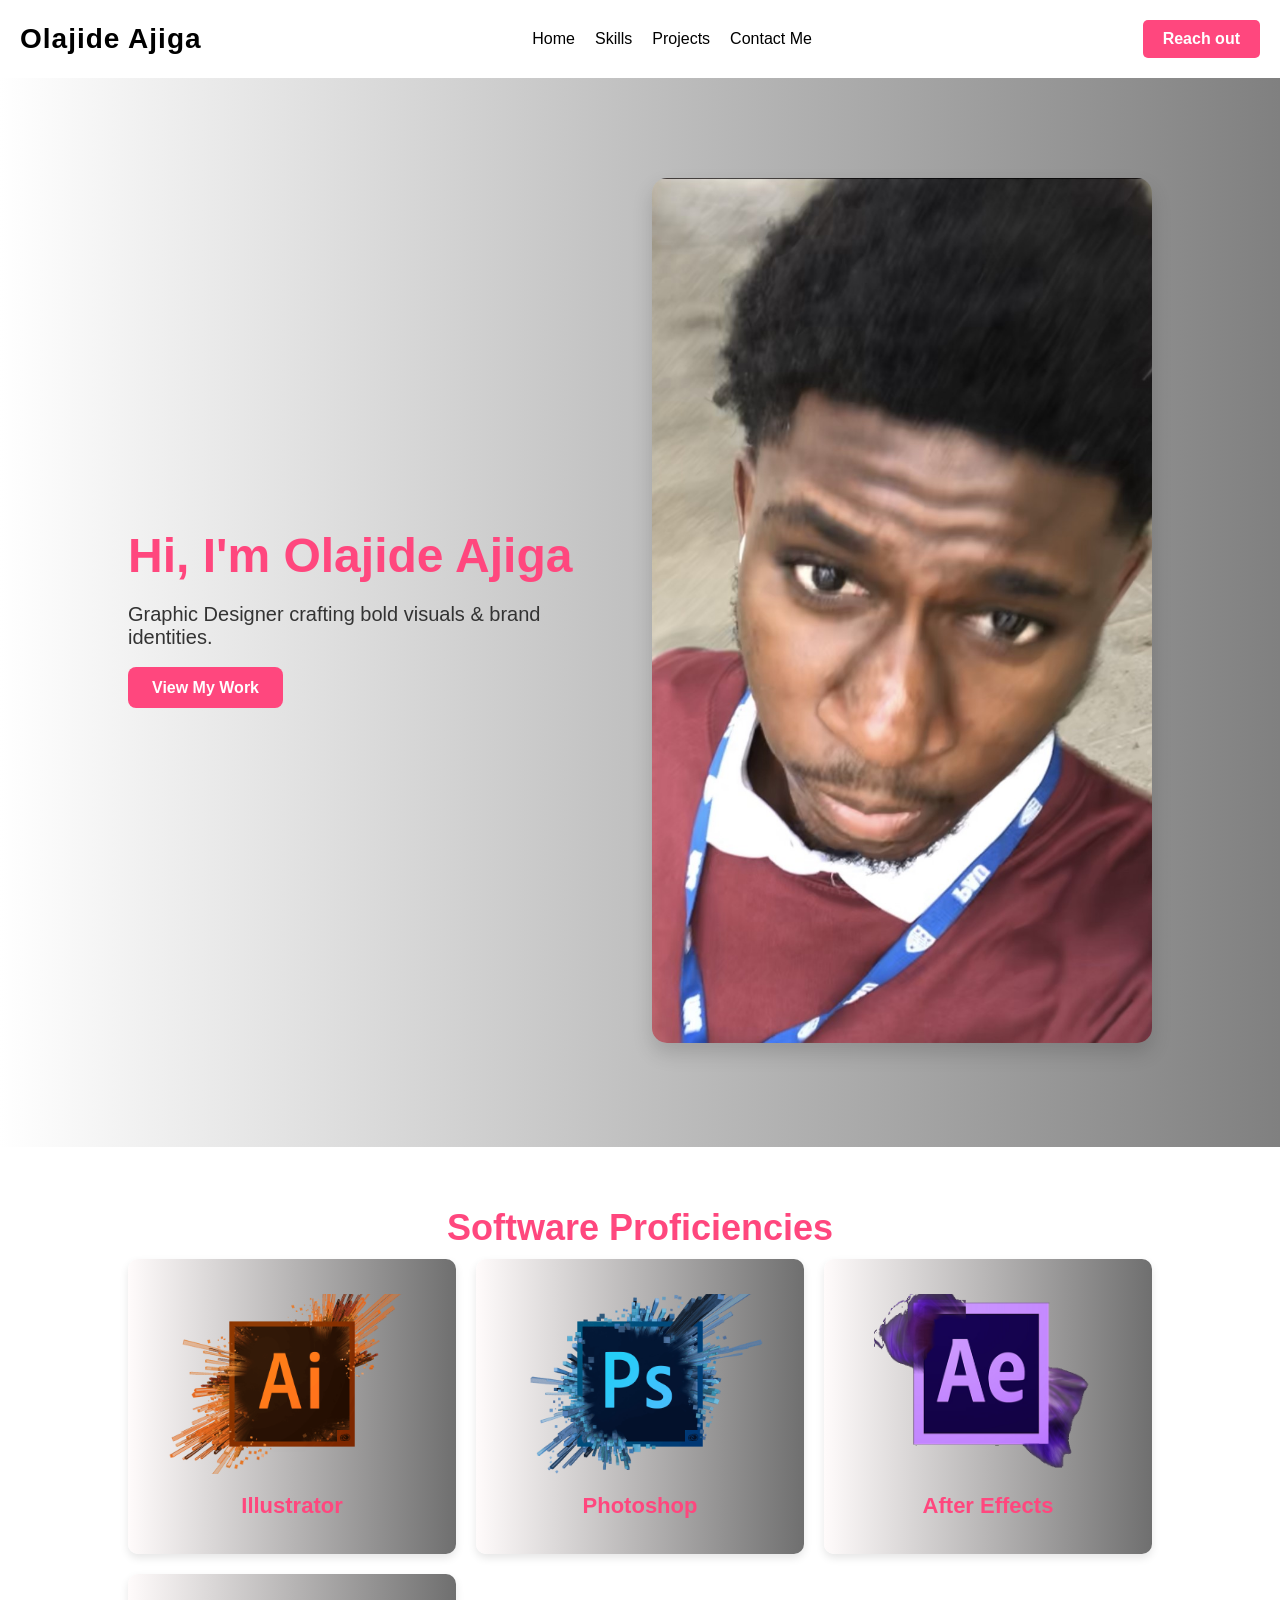
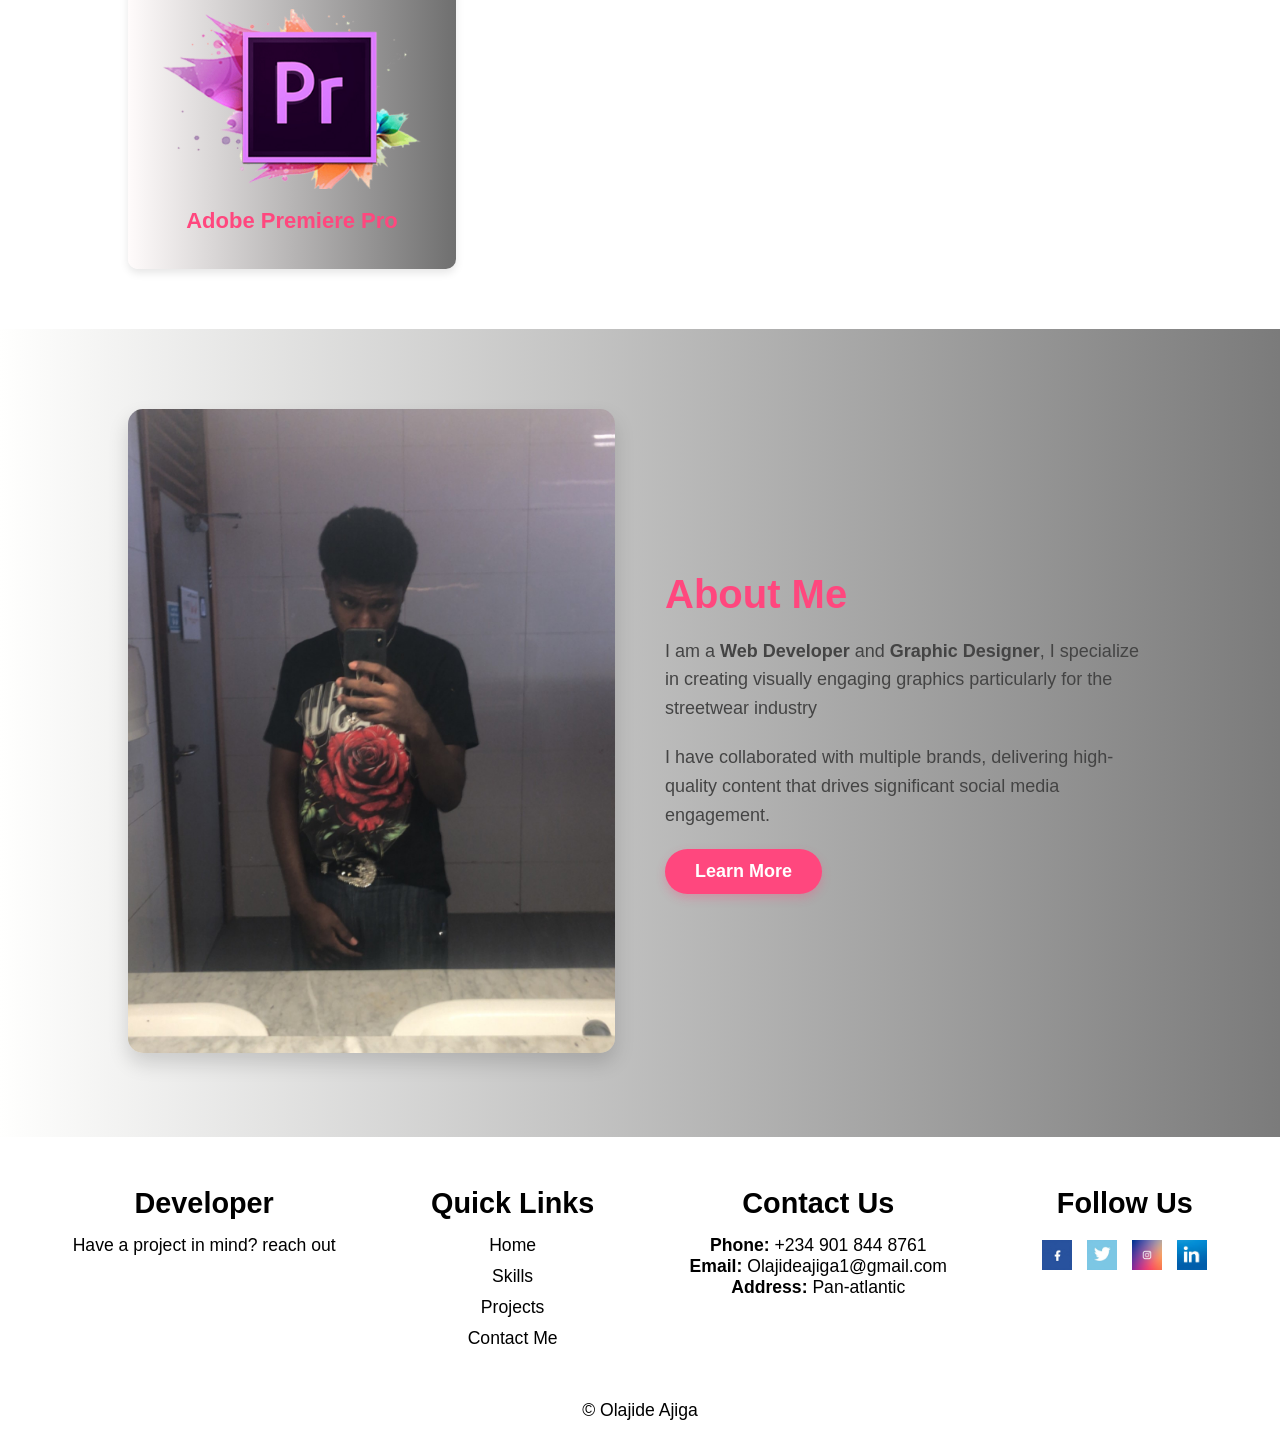
<file: index.html>
<!DOCTYPE html>
<html lang="en">
<head>
    <meta charset="UTF-8">
    <meta name="viewport" content="width=device-width, initial-scale=1.0">
    <title>Olajide Ajiga | Developer Portfolio</title>
    <link rel="stylesheet" href="style.css">
</head>
<body>

    <header>
        <div class="name">
            <a href="index.html">Olajide Ajiga</a>
        </div>
        <div class="menu" onclick="menu()">
            ☰
          </div>
        <nav>
            <ul class="nav-links">
                <li><a href="index.html">Home</a></li>
                <li><a href="skills.html">Skills</a></li>
                <li><a href="Projects.html">Projects</a></li>
                <li><a href="ContactMe.html">Contact Me</a></li>
            </ul>
        </nav>
        <a href="ContactMe.html" class="btn">Reach out</a>
    </header>

    <section class="hero">
        <div class="hero-content">
          <h1>Hi, I'm Olajide Ajiga</h1>
          <p>Graphic Designer crafting bold visuals & brand identities.</p>
          <a href="Projects.html" class="btn-primary">View My Work</a>
        </div>
        <div class="hero-image">
          <img src="IMG_6914.jpeg" alt="Photo">
        </div>
      </section>



    <section class="software">
        <h2>Software Proficiencies</h2>

        <div class="software-container">
            <div class="software-box">
                <img src="illustrator.png" alt="Illustrator">
                <h3>Illustrator</h3>
            </div>

            <div class="software-box">
                <img src="Photoshop.png" alt="Photoshop">
                <h3>Photoshop</h3>
            </div>

            <div class="software-box">
                <img src="AfterEffect.png" alt="AfterEffect">
                <h3>After Effects</h3>
            </div>

            <div class="software-box">
                <img src="Premiere.png" alt="Premiere">
                <h3>Adobe Premiere Pro</h3>
        </div>
    </section>


    <section class="about-us">
        <div class="about-container">
            <div class="about-image">
                <img src="about-us.jpg" alt="About Us">
            </div>
            <div class="about-content">
                <h2>About Me</h2>
                <p>I am a <strong>Web Developer</strong> and <strong>Graphic Designer</strong>, I specialize in creating visually engaging graphics particularly for the streetwear industry                </p>
                <p>I have collaborated with multiple brands, delivering high-quality content that drives significant social media engagement.</p>
                <a href="skills.html" class="about-btn">Learn More</a>
            </div>
        </div>
    </section>



    <footer class="footer">
        <div class="footer-container">
            <div class="footer-about">
                <h3>Developer</h3>
                <p>Have a project in mind? reach out</p>
            </div>
    
            <div class="footer-links">
                <h3>Quick Links</h3>
                <ul>
                <li><a href="index.html">Home</a></li>
                <li><a href="skills.html">Skills</a></li>
                <li><a href="Projects.html">Projects</a></li>
                <li><a href="ContactMe.html">Contact Me</a></li>
                </ul>
            </div>
    
            <div class="footer-contact">
                <h3>Contact Us</h3>
                <p><strong>Phone:</strong> +234 901 844 8761</p>
                <p><strong>Email:</strong> Olajideajiga1@gmail.com</p>
                <p><strong>Address:</strong> Pan-atlantic</p>
            </div>
    
            <div class="footer-social">
                <h3>Follow Us</h3>
                <div class="social-icons">
                    <a href="https://web.facebook.com/profile.php?id=100013313176691"><img src="facebook.png" alt="Facebook"></a>
                    <a href="https://x.com/JiggyTheSultan"><img src="twitter.png" alt="Twitter"></a>
                    <a href="https://www.instagram.com/olajideajiga_/"><img src="instagram.png" alt="Instagram"></a>
                    <a href="https://www.linkedin.com/in/olajide-ajiga-8a4203282/"><img src="linkedin.png" alt="LinkedIn"></a>
                </div>
            </div>
        </div>
    
        <div class="footer-bottom">
            <p>&copy; Olajide Ajiga</p>
        </div>
    </footer>

    <script src="script.js"></script>

    <script>
        function menu() {
            const navLinks = document.querySelector('.nav-links');
            navLinks.classList.toggle('active');
        }
    </script>
    </body>
    </html>
</file>
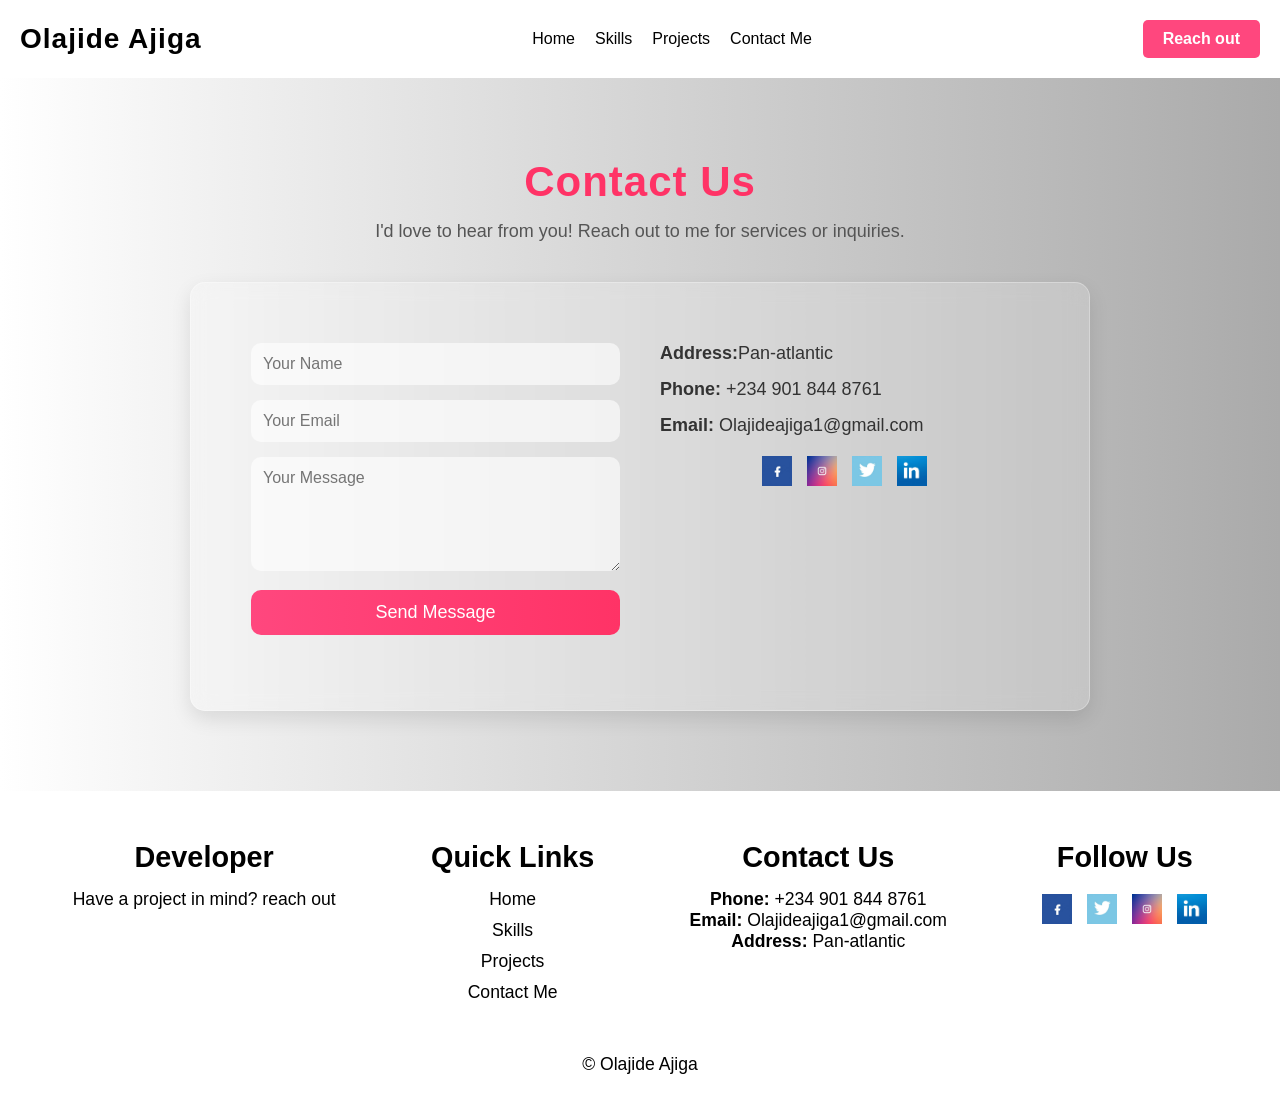
<file: ContactMe.html>
<!DOCTYPE html>
<html lang="en">
<head>
    <meta charset="UTF-8">
    <meta name="viewport" content="width=device-width, initial-scale=1.0">
    <title>Olajide Ajiga | Developer Portfolio</title>
    <link rel="stylesheet" href="style.css">
</head>
<body>

    <header>
        <div class="name">
            <a href="index.html">Olajide Ajiga</a>
        </div>
        <div class="menu" onclick="menu()">
            ☰
          </div>
        <nav>
            <ul class="nav-links">
                <li><a href="index.html">Home</a></li>
                <li><a href="skills.html">Skills</a></li>
                <li><a href="Projects.html">Projects</a></li>
                <li><a href="ContactMe.html">Contact Me</a></li>
            </ul>
        </nav>
        <a href="ContactMe.html" class="btn">Reach out</a>
    </header>

    <section class="contact-us">
        <h2>Contact Us</h2>
        <p class="contact-subtext">I'd love to hear from you! Reach out to me for services or inquiries.</p>

        <div class="contact-container">
        
            <div class="contact-form">
                <form id="contactForm">
                    <input type="text" id="name" name="name" placeholder="Your Name" required>
                    <input type="email" id="email" name="email" placeholder="Your Email" required>
                    <textarea id="message" name="message" rows="5" placeholder="Your Message" required></textarea>
                    <button type="submit">Send Message</button>
                </form>
                <p id="formMessage" class="form-message"></p> 
            </div>

            <div class="contact-info">
                <p><strong>Address:</strong>Pan-atlantic</p>
                <p><strong>Phone:</strong> +234 901 844 8761</p>
                <p><strong>Email:</strong> Olajideajiga1@gmail.com</p>

                
                <div class="social-icons">
                    <a href="https://web.facebook.com/profile.php?id=100013313176691"><img src="facebook.png" alt="Facebook"></a>
                    <a href="https://x.com/JiggyTheSultan"><img src="instagram.png" alt="Instagram"></a>
                    <a href="https://www.instagram.com/olajideajiga_/"><img src="twitter.png" alt="Twitter"></a>
                    <a href="https://www.linkedin.com/in/olajide-ajiga-8a4203282/"><img src="linkedin.png" alt="LinkedIn"></a>
                </div>
            </div>
        </div>
        </section>




    <footer class="footer">
        <div class="footer-container">
            <div class="footer-about">
                <h3>Developer</h3>
                <p>Have a project in mind? reach out</p>
            </div>
    
            <div class="footer-links">
                <h3>Quick Links</h3>
                <ul>
                <li><a href="index.html">Home</a></li>
                <li><a href="skills.html">Skills</a></li>
                <li><a href="Projects.html">Projects</a></li>
                <li><a href="ContactMe.html">Contact Me</a></li>
                </ul>
            </div>
    
            <div class="footer-contact">
                <h3>Contact Us</h3>
                <p><strong>Phone:</strong> +234 901 844 8761</p>
                <p><strong>Email:</strong> Olajideajiga1@gmail.com</p>
                <p><strong>Address:</strong> Pan-atlantic</p>
            </div>
    
            <div class="footer-social">
                <h3>Follow Us</h3>
                <div class="social-icons">
                    <a href="https://web.facebook.com/profile.php?id=100013313176691"><img src="facebook.png" alt="Facebook"></a>
                    <a href="https://x.com/JiggyTheSultan"><img src="twitter.png" alt="Twitter"></a>
                    <a href="https://www.instagram.com/olajideajiga_/"><img src="instagram.png" alt="Instagram"></a>
                    <a href="https://www.linkedin.com/in/olajide-ajiga-8a4203282/"><img src="linkedin.png" alt="LinkedIn"></a>
                </div>
            </div>
        </div>
    
        <div class="footer-bottom">
            <p>&copy; Olajide Ajiga</p>
        </div>
    </footer>

    <script src="script.js"></script>

    <script>
        function menu() {
            const navLinks = document.querySelector('.nav-links');
            navLinks.classList.toggle('active');
        }
    </script>
    </body>
    </html>
</file>
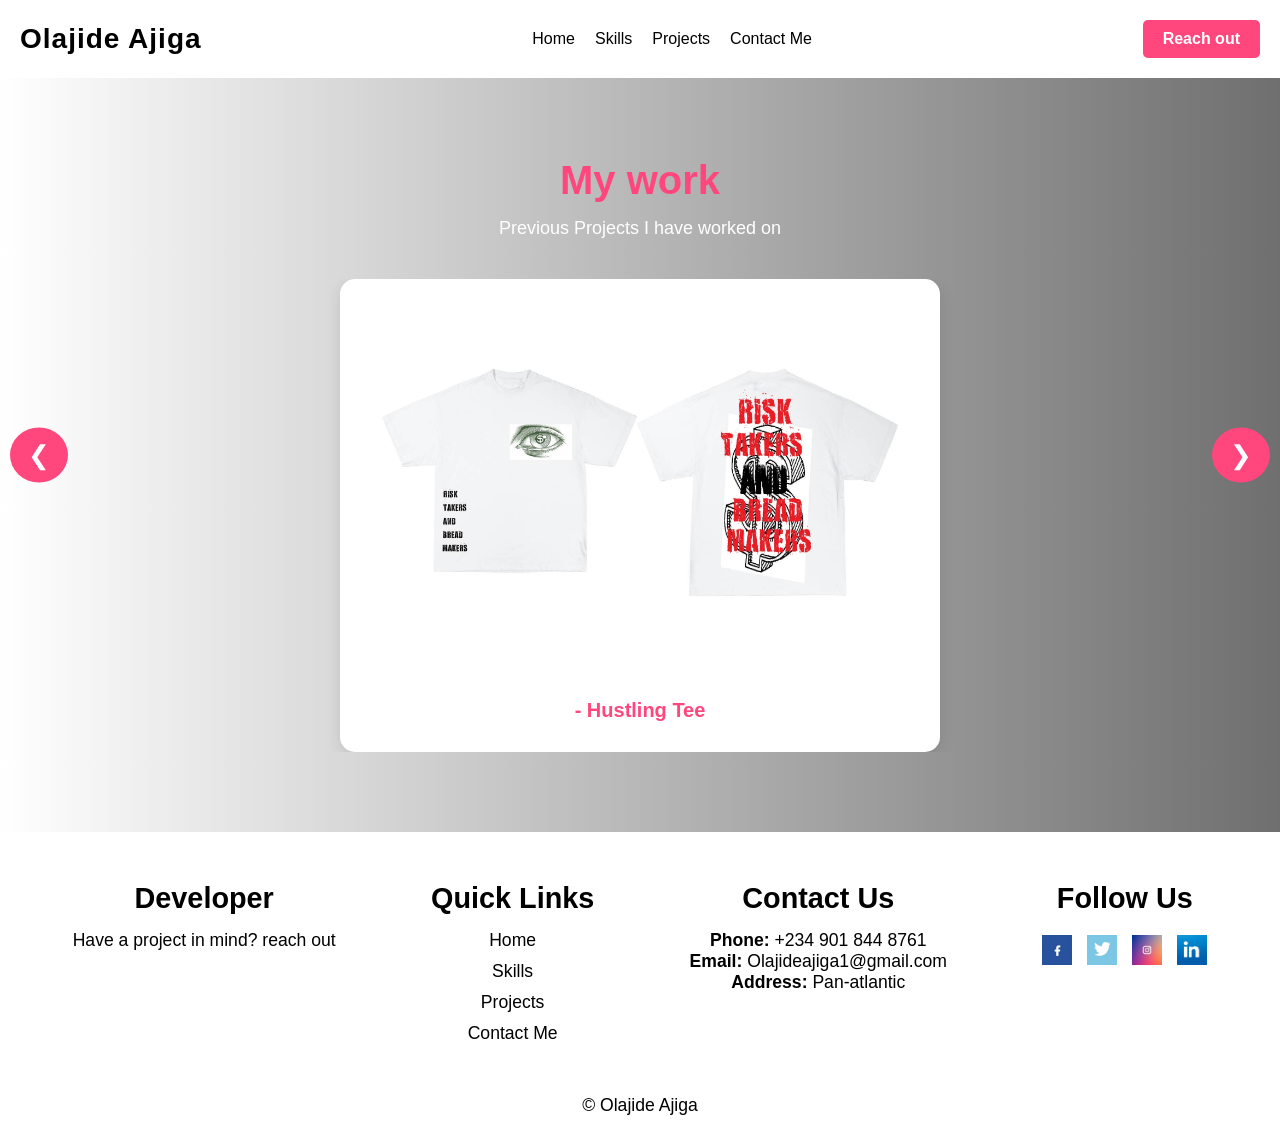
<file: Projects.html>
<!DOCTYPE html>
<html lang="en">
<head>
    <meta charset="UTF-8">
    <meta name="viewport" content="width=device-width, initial-scale=1.0">
    <title>Olajide Ajiga | Developer Portfolio</title>
    <link rel="stylesheet" href="style.css">
</head>
<body>

    <header>
        <div class="name">
            <a href="index.html">Olajide Ajiga</a>
        </div>
        <div class="menu" onclick="menu()">
            ☰
          </div>
        <nav>
            <ul class="nav-links">
                <li><a href="index.html">Home</a></li>
                <li><a href="skills.html">Skills</a></li>
                <li><a href="Projects.html">Projects</a></li>
                <li><a href="ContactMe.html">Contact Me</a></li>
            </ul>
        </nav>
        <a href="ContactMe.html" class="btn">Reach out</a>
    </header>

    <section class="projects">
        <h2>My work</h2>
        <p class="projects-subtext">Previous Projects I have worked on</p>

        <div class="projects-slider">
            <div class="projects-card active">
                <img src="Project1.jpg" alt="Project 1">
                <p></p>
                <h4>- Hustling Tee</h4>
            </div>

            <div class="projects-card">
                <img src="Project2.jpg" alt="Projects 2">
                <p></p>
                <h4>- Love Sick Tee</h4>
            </div>

            <div class="projects-card">
                <img src="Project3.jpg" alt="Projects 3">
                <p></p>
                <h4>- No limit Shorts</h4>
            </div>

            <div class="projects-card">
                <img src="Projects4.jpg" alt="Projects 4">
                <p></p>
                <h4>- Sweat pants</h4>
            </div>

            <div class="projects-card">
                <img src="Project5.jpeg" alt="Projects 5">
                <p></p>
                <h4>- Central cee Wallpaper</h4>
            </div>

            <div class="projects-card">
                <img src="Projects6.jpeg" alt="Projects 6">
                <p></p>
                <h4>- lil Tecca wallpaper</h4>
            </div>


        </div>

          
        <button class="prev" onclick="prevTestimonial()">&#10094;</button>
        <button class="next" onclick="nextTestimonial()">&#10095;</button>
    </section>

    <script src="script.js"></script>



    <footer class="footer">
        <div class="footer-container">
            <div class="footer-about">
                <h3>Developer</h3>
                <p>Have a project in mind? reach out</p>
            </div>
    
            <div class="footer-links">
                <h3>Quick Links</h3>
                <ul>
                <li><a href="index.html">Home</a></li>
                <li><a href="skills.html">Skills</a></li>
                <li><a href="Projects.html">Projects</a></li>
                <li><a href="ContactMe.html">Contact Me</a></li>
                </ul>
            </div>
    
            <div class="footer-contact">
                <h3>Contact Us</h3>
                <p><strong>Phone:</strong> +234 901 844 8761</p>
                <p><strong>Email:</strong> Olajideajiga1@gmail.com</p>
                <p><strong>Address:</strong> Pan-atlantic</p>
            </div>
    
            <div class="footer-social">
                <h3>Follow Us</h3>
                <div class="social-icons">
                    <a href="https://web.facebook.com/profile.php?id=100013313176691"><img src="facebook.png" alt="Facebook"></a>
                    <a href="https://x.com/JiggyTheSultan"><img src="twitter.png" alt="Twitter"></a>
                    <a href="https://www.instagram.com/olajideajiga_/"><img src="instagram.png" alt="Instagram"></a>
                    <a href="https://www.linkedin.com/in/olajide-ajiga-8a4203282/"><img src="linkedin.png" alt="LinkedIn"></a>
                </div>
            </div>
        </div>
    
        <div class="footer-bottom">
            <p>&copy; Olajide Ajiga</p>
        </div>
    </footer>

    <script>
        function menu() {
            const navLinks = document.querySelector('.nav-links');
            navLinks.classList.toggle('active');
        }
    </script>
    </body>
    </html>
</file>
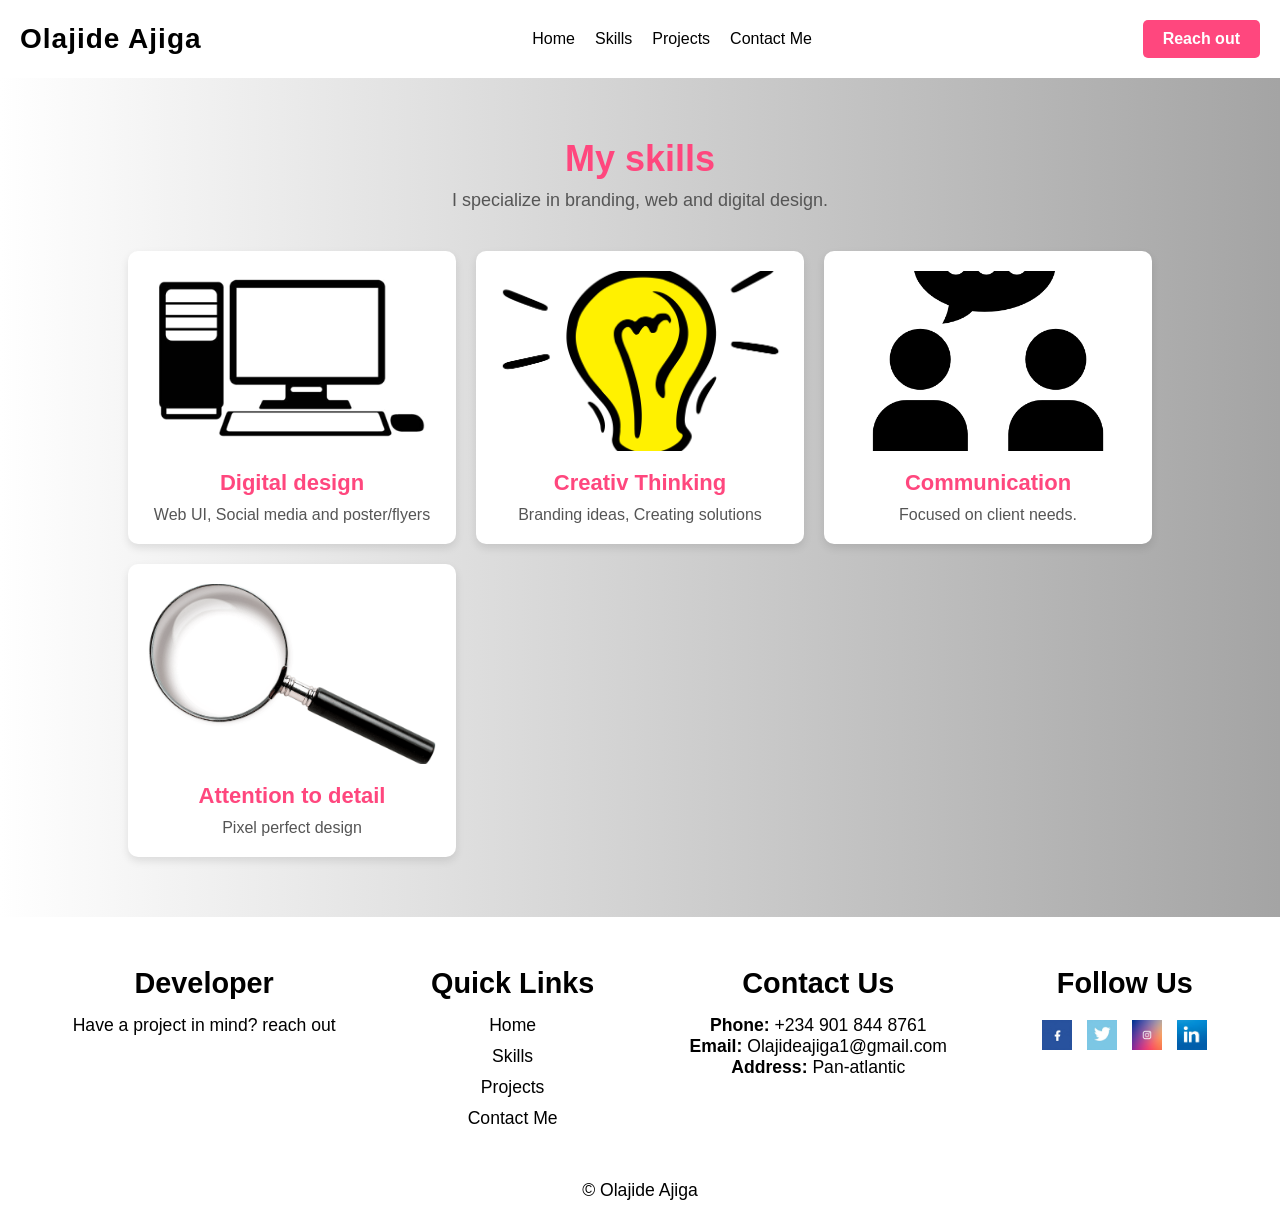
<file: skills.html>
<!DOCTYPE html>
<html lang="en">
<head>
    <meta charset="UTF-8">
    <meta name="viewport" content="width=device-width, initial-scale=1.0">
    <title>Olajide Ajiga | Developer Portfolio</title>
    <link rel="stylesheet" href="style.css">
</head>
<body>

    <header>
        <div class="name">
            <a href="index.html">Olajide Ajiga</a>
        </div>
        <div class="menu" onclick="menu()">
            ☰
          </div>
        <nav>
            <ul class="nav-links">
                <li><a href="index.html">Home</a></li>
                <li><a href="skills.html">Skills</a></li>
                <li><a href="Projects.html">Projects</a></li>
                <li><a href="ContactMe.html">Contact Me</a></li>
            </ul>
        </nav>
        <a href="ContactMe.html" class="btn">Reach out</a>
    </header>

    <section class="skill">
        <h2>My skills</h2>
        <p class="skill-subtext">I specialize in branding, web and digital design.</p>

        <div class="skill-container">
            <div class="skill-box">
                <img src="digitaldesign.png" alt="digital design">
                <h3>Digital design</h3>
                <p>Web UI, Social media and poster/flyers</p>
            </div>

            <div class="skill-box">
                <img src="Lightbulb.png" alt="Light Bulb">
                <h3>Creativ Thinking</h3>
                <p>Branding ideas, Creating solutions</p>
            </div>

            <div class="skill-box">
                <img src="communication.png" alt="communication">
                <h3>Communication</h3>
                <p>Focused on client needs.</p>
            </div>

            <div class="skill-box">
                <img src="magnify.png" alt="magnify">
                <h3>Attention to detail</h3>
                <p>Pixel perfect design</p>
            </div>
        </div>
    </section>





    <footer class="footer">
        <div class="footer-container">
            <div class="footer-about">
                <h3>Developer</h3>
                <p>Have a project in mind? reach out</p>
            </div>
    
            <div class="footer-links">
                <h3>Quick Links</h3>
                <ul>
                <li><a href="index.html">Home</a></li>
                <li><a href="skills.html">Skills</a></li>
                <li><a href="Projects.html">Projects</a></li>
                <li><a href="ContactMe.html">Contact Me</a></li>
                </ul>
            </div>
    
            <div class="footer-contact">
                <h3>Contact Us</h3>
                <p><strong>Phone:</strong> +234 901 844 8761</p>
                <p><strong>Email:</strong> Olajideajiga1@gmail.com</p>
                <p><strong>Address:</strong> Pan-atlantic</p>
            </div>
    
            <div class="footer-social">
                <h3>Follow Us</h3>
                <div class="social-icons">
                    <a href="https://web.facebook.com/profile.php?id=100013313176691"><img src="facebook.png" alt="Facebook"></a>
                    <a href="https://x.com/JiggyTheSultan"><img src="twitter.png" alt="Twitter"></a>
                    <a href="https://www.instagram.com/olajideajiga_/"><img src="instagram.png" alt="Instagram"></a>
                    <a href="https://www.linkedin.com/in/olajide-ajiga-8a4203282/"><img src="linkedin.png" alt="LinkedIn"></a>
                </div>
            </div>
        </div>
    
        <div class="footer-bottom">
            <p>&copy; Olajide Ajiga</p>
        </div>
    </footer>

    <script src="script.js"></script>

    <script>
        function menu() {
            const navLinks = document.querySelector('.nav-links');
            navLinks.classList.toggle('active');
        }
    </script>
    </body>
    </html>
</file>
<file: style.css>
* {
    margin: 0;
    font-family: 'Poppins', sans-serif;
}

header {
    display: flex;
    justify-content: space-between;
    align-items: center;
    padding: 20px;
    background-color: #fff;
    position: relative;
    flex-wrap: wrap;
}

.name a {
    font-size: 28px;
    font-weight: 800;
    color: #000000;
    text-decoration: none;
    letter-spacing: 1px;
    transition: color 0.3s;
}

.name a:hover {
    color: #ff5a83;
}

.nav-links {
    list-style: none;
    display: flex;
    gap: 20px;
    margin: 0;
    padding: 0;
}

.nav-links li a {
    text-decoration: none;
    color: #000000;
    font-size: 16px;
    font-weight: 500;
    transition: color 0.3s;
}

.nav-links li a:hover {
    color: #ff5882;
}

.btn {
    background-color: #ff5a83;
    color: white;
    padding: 10px 20px;
    text-decoration: none;
    font-weight: 600;
    border-radius: 5px;
    transition: background-color 0.3s;
}

.btn:hover {
    background-color: #e04b71;
}


.menu {
    display: none;
    font-size: 28px;
    cursor: pointer;
}


@media (max-width: 768px) {
    .menu {
        display: block;
    }

    nav {
        width: 100%;
    }

    .nav-links {
        display: none;
        flex-direction: column;
        width: 100%;
        background-color: #fff;
        padding: 15px 20px;
        box-shadow: 0 4px 8px rgba(0,0,0,0.1);
    }

    .nav-links li {
        margin: 10px 0;
    }

    .nav-links.active {
        display: flex
    }
}


.btn {
    background-color: #ff477e;
    color: #fff;
    padding: 10px 20px;
    text-decoration: none;
    border-radius: 5px;
    font-weight: bold;
    transition: background 0.3s;
}

.btn:hover {
    background-color: #d9406a;
}

.hero {
  display: flex;
  align-items: center;
  justify-content: space-between;
  padding: 100px 10%;
  background: linear-gradient(to right, #ffffff, #808080);
  flex-wrap: wrap;
}


.hero-content {
  flex: 1;
  max-width: 500px;
}

.hero-content h1 {
  font-size: 48px;
  color: #ff477e;
  margin-bottom: 20px;
}

.hero-content p {
  font-size: 20px;
  color: #333;
  margin-bottom: 30px;
}


.btn-primary {
  background-color: #ff477e;
  color: white;
  padding: 12px 24px;
  text-decoration: none;
  border-radius: 8px;
  font-weight: bold;
  transition: background-color 0.3s ease;
}

.btn-primary:hover {
  background-color: #e03a6c;
}


.hero-image {
  flex: 1;
  max-width: 500px;
}

.hero-image img {
  width: 100%;
  border-radius: 15px;
  box-shadow: 0px 10px 20px rgba(0, 0, 0, 0.15);
}



@media (max-width: 900px) {
  .hero {
    flex-direction: column-reverse;
    text-align: center;
  }

  .hero-content, .hero-image {
    max-width: 100%;
  }

  .hero-content h1 {
    font-size: 36px;
  }

  .hero-content p {
    font-size: 18px;
  }
}

.about-us {
    background-color: #ffe6ec; 
    padding: 60px 10%;
}

.about-container {
    display: flex;
    align-items: center;
    justify-content: space-between;
    gap: 40px;
}


.about-us {
    background: linear-gradient(to right, #fffffe, #7b7b7b); 
    padding: 80px 10%;
    text-align: center;
}

.about-container {
    display: flex;
    align-items: center;
    justify-content: center;
    gap: 50px;
    flex-wrap: wrap;
}


.about-image {
    flex: 1;
    max-width: 500px;
    position: relative;
}

.about-image img {
    width: 100%;
    border-radius: 15px;
    box-shadow: 0px 10px 20px rgba(0, 0, 0, 0.15);
    transition: transform 0.3s ease-in-out;
}

.about-image::after {
    content: "";
    position: absolute;
    top: -10px;
    left: -10px;
    width: 100%;
    height: 100%;
    border-radius: 15px;
    background: rgba(255, 71, 126, 0.2);
    z-index: -1;
}


.about-image img:hover {
    transform: scale(1.05);
}


.about-content {
    flex: 1;
    max-width: 500px;
    text-align: left;
}

.about-content h2 {
    font-size: 40px;
    color: #ff477e; 
    margin-bottom: 20px;
    font-weight: bold;
}

.about-content p {
    font-size: 18px;
    color: #444;
    margin-bottom: 20px;
    line-height: 1.6;
}


.about-btn {
    background: #ff477e;
    color: white;
    padding: 12px 30px;
    text-decoration: none;
    font-size: 18px;
    font-weight: bold;
    border-radius: 30px;
    display: inline-block;
    transition: transform 0.3s ease-in-out, background 0.3s;
    box-shadow: 0px 4px 10px rgba(255, 71, 126, 0.3);
}

.about-btn:hover {
    background: #d9406a;
    transform: translateY(-3px);
    box-shadow: 0px 8px 15px rgba(255, 71, 126, 0.5);
}


@media (max-width: 768px) {
    .about-container {
        flex-direction: column;
        text-align: center;
    }

    .about-content {
        text-align: center;
    }

    .about-btn {
        padding: 10px 25px;
        font-size: 16px;
    }
}


.footer {
    background: linear-gradient(to right, #ffffff, #ffffff);
    color: rgb(0, 0, 0);
    padding: 50px 20px 20px;
    text-align: center;
}

.footer-container {
    display: flex;
    justify-content: space-around;
    flex-wrap: wrap;
    gap: 30px;
    max-width: 1200px;
    margin: 0 auto;
}

.footer h3 {
    font-size: 1.8rem;
    margin-bottom: 15px;
}

.footer p, .footer ul {
    font-size: 1.1rem;
}

.footer-links ul {
    list-style: none;
    padding: 0;
}

.footer-links ul li {
    margin: 10px 0;
}

.footer-links ul li a {
    text-decoration: none;
    color: rgb(0, 0, 0);
    transition: color 0.3s;
}

.footer-links ul li a:hover {
    color: #000000;
}

.social-icons {
    display: flex;
    justify-content: center;
    gap: 15px;
    margin-top: 10px;
}

.social-icons a img {
    width: 30px;
    height: 30px;
    transition: transform 0.3s;
}

.social-icons a img:hover {
    transform: scale(1.2);
}

.footer-bottom {
    margin-top: 30px;
    border-top: 1px solid rgba(255, 255, 255, 0.3);
    padding-top: 10px;
}


@media (max-width: 768px) {
    .footer-container {
        flex-direction: column;
        align-items: center;
        text-align: center;
    }
}
* {
    margin: 0;
    padding: 0;
    box-sizing: border-box;
    font-family: 'Arial', sans-serif;
}
.software {
    text-align: center;
    padding: 60px 10%;
    background-color: #ffffff;
}

.software h2 {
    font-size: 36px;
    color: #ff477e; 
    margin-bottom: 10px;
}

.software-subtext {
    font-size: 18px;
    color: #555;
    margin-bottom: 40px;
}


.software-container {
    display: grid;
    grid-template-columns: repeat(auto-fit, minmax(250px, 1fr));
    gap: 20px;
}

.software-box {
    background: linear-gradient(to right ,  #fffbfb, #6f6f6f);
    border-radius: 10px;
    padding: 35px;
    box-shadow: 0px 4px 8px rgba(0, 0, 0, 0.1);
    transition: transform 0.3s, box-shadow 0.3s;
}

.software-box img {
    width: 100%;
    border-radius: 10px;
    height: 180px;
    object-fit: cover;
}

.software-box h3 {
    font-size: 22px;
    color: #ff477e;
    margin-top: 15px;
}

.software-box p {
    font-size: 16px;
    color: #555;
    margin-top: 10px;
}


.software-box:hover {
    transform: translateY(-5px);
    box-shadow: 0px 8px 12px rgba(0, 0, 0, 0.15);
}

@media (max-width: 768px) {
    .software-container {
        grid-template-columns: 1fr;
    }
}
.projects {
    text-align: center;
    padding: 80px 10%;
    background: linear-gradient(to right, #ffffff, #6f6f6f); 
    position: relative;
}

.projects h2 {
    font-size: 40px;
    color: #ff477e;
    margin-bottom: 15px;
    font-weight: bold;
}

.projects-subtext {
    font-size: 18px;
    color: #ffffff;
    margin-bottom: 40px;
}


.projects-slider {
    display: flex;
    flex-direction: row;
    justify-content: center;
    align-items: center;
    position: relative;
    max-width: 800px;
    margin: auto;
    overflow: hidden;
}


.projects-card {
    background: white;
    border-radius: 15px;
    padding: 30px;
    box-shadow: 0px 5px 15px rgba(0, 0, 0, 0.1);
    text-align: center;
    position: absolute;
    opacity: 0;
    transition: opacity 0.6s ease-in-out, transform 0.5s ease-in-out;
    width: 80%;
    max-width: 600px;
    transform: scale(0.9);
}

.projects-card.active {
    opacity: 1;
    position: relative;
    transform: scale(1);
}


.projects-card img {
    width: 400px;        
    height: 300px;
    border-radius: 50;
    object-fit: cover;
    margin-bottom: 15px;
    border: 5px solid #ffffff;
}
.projects-card img {
    width: 100%;
    height: auto;
    border-radius: 15px;
    object-fit: cover;
}


.projects-card p {
    display: none;
}

.projects-card h4 {
    font-size: 20px;
    color: #ff477e;
    font-weight: bold;
}


.prev, .next {
    background: #ff477e;
    color: white;
    border: none;
    padding: 12px 18px;
    font-size: 26px;
    cursor: pointer;
    border-radius: 50%;
    position: absolute;
    top: 50%;
    transform: translateY(-50%);
    transition: background 0.3s, transform 0.2s;
}

.prev { left: 10px; }
.next { right: 10px; }

.prev:hover, .next:hover {
    background: #d9406a;
    transform: scale(1.1);
}


@media (max-width: 900px) {
    .projects-slider {
        flex-direction: column;
        align-items: center;
    }

    .projects-card {
        width: 90%;
        padding: 25px;
    }

    .prev, .next {
        font-size: 20px;
        padding: 10px 15px;
        position: static;
        display: inline-block;
        margin: 10px;
    }

    .projects {
        padding: 60px 5%;
    }

    .projects-card p {
        font-size: 16px;
    }

    .projects-card h4 {
        font-size: 18px;
    }
}

.contact-us {
    text-align: center;
    padding: 80px 10%;
    background: linear-gradient(to right, #ffffff, #aaaaaa); 
    font-family: 'Poppins', sans-serif;
}


.contact-us h2 {
    font-size: 42px;
    color: #ff3366; 
    margin-bottom: 15px;
    font-weight: 700;
    letter-spacing: 1px;
}


.contact-subtext {
    font-size: 18px;
    margin-bottom: 40px;
    color: #555;
}


.contact-container {
    display: flex;
    justify-content: space-between;
    flex-wrap: wrap;
    max-width: 900px;
    margin: auto;
    background: rgba(255, 255, 255, 0.2); 
    padding: 40px;
    border-radius: 15px;
    backdrop-filter: blur(10px); /* Blur effect */
    box-shadow: 0px 8px 20px rgba(0, 0, 0, 0.1);
    border: 1px solid rgba(255, 255, 255, 0.3);
}


.contact-form {
    flex: 1;
    min-width: 320px;
    padding: 20px;
}


.contact-form input,
.contact-form textarea {
    width: 100%;
    padding: 12px;
    margin-bottom: 15px;
    border: none;
    border-radius: 10px;
    font-size: 16px;
    background: rgba(255, 255, 255, 0.6);
    outline: none;
    transition: all 0.3s ease-in-out;
}


.contact-form input:focus,
.contact-form textarea:focus {
    background: rgba(255, 255, 255, 0.9);
    box-shadow: 0px 0px 10px rgba(255, 51, 102, 0.3);
}


.contact-form button {
    width: 100%;
    background: linear-gradient(to right, #ff477e, #ff3366);
    color: white;
    padding: 12px;
    border: none;
    border-radius: 10px;
    font-size: 18px;
    cursor: pointer;
    transition: all 0.3s ease-in-out;
}

.contact-form button:hover {
    background: linear-gradient(to right, #ff3366, #ff80a0);
    transform: scale(1.05);
}


.contact-info {
    flex: 1;
    min-width: 320px;
    padding: 20px;
    text-align: left;
    font-size: 18px;
    color: #333;
}


.contact-info p {
    margin-bottom: 15px;
}


.social-icons {
    display: flex;
    gap: 15px;
    margin-top: 20px;
}

.social-icons a {
    display: inline-flex;
    justify-content: center;
    align-items: center;
    transition: transform 0.3s ease-in-out;
}

.social-icons img {
    width: 35px; 
    height: auto;
    display: block;
    transition: transform 0.3s ease-in-out;
}


.social-icons a:hover img {
    transform: scale(1.1);
}


.form-message {
    font-size: 16px;
    margin-top: 15px;
    text-align: center;
    font-weight: bold;
    transition: opacity 0.5s ease-in-out;
}

.success {
    color: green;
}

.error {
    color: red;
}


@media (max-width: 768px) {
    .contact-container {
        flex-direction: column;
        text-align: center;
    }

    .contact-info {
        text-align: center;
    }
}
* {
    margin: 0;
    padding: 0;
    box-sizing: border-box;
    font-family: 'Arial', sans-serif;
}


.skill{
    text-align: center;
    padding: 60px 10%;
    background: linear-gradient(to right, #ffffff, #a4a4a4);
}

.skill h2 {
    font-size: 36px;
    color: #ff477e; 
    margin-bottom: 10px;
}

.skill-subtext {
    font-size: 18px;
    color: #555;
    margin-bottom: 40px;
}


.skill-container {
    display: grid;
    grid-template-columns: repeat(auto-fit, minmax(250px, 1fr));
    gap: 20px;
}


.skill-box {
    background: #fff;
    border-radius: 10px;
    padding: 20px;
    box-shadow: 0px 4px 8px rgba(0, 0, 0, 0.1);
    transition: transform 0.3s, box-shadow 0.3s;
}

.skill-box img {
    width: 100%;
    border-radius: 10px;
    height: 180px;
    object-fit: cover;
}

.skill-box h3 {
    font-size: 22px;
    color: #ff477e;
    margin-top: 15px;
}

.skill-box p {
    font-size: 16px;
    color: #555;
    margin-top: 10px;
}


.skill-box:hover {
    transform: translateY(-5px);
    box-shadow: 0px 8px 12px rgba(0, 0, 0, 0.15);
}


@media (max-width: 768px) {
    .skill-container {
        grid-template-columns: 1fr;
    }
}
</file>
